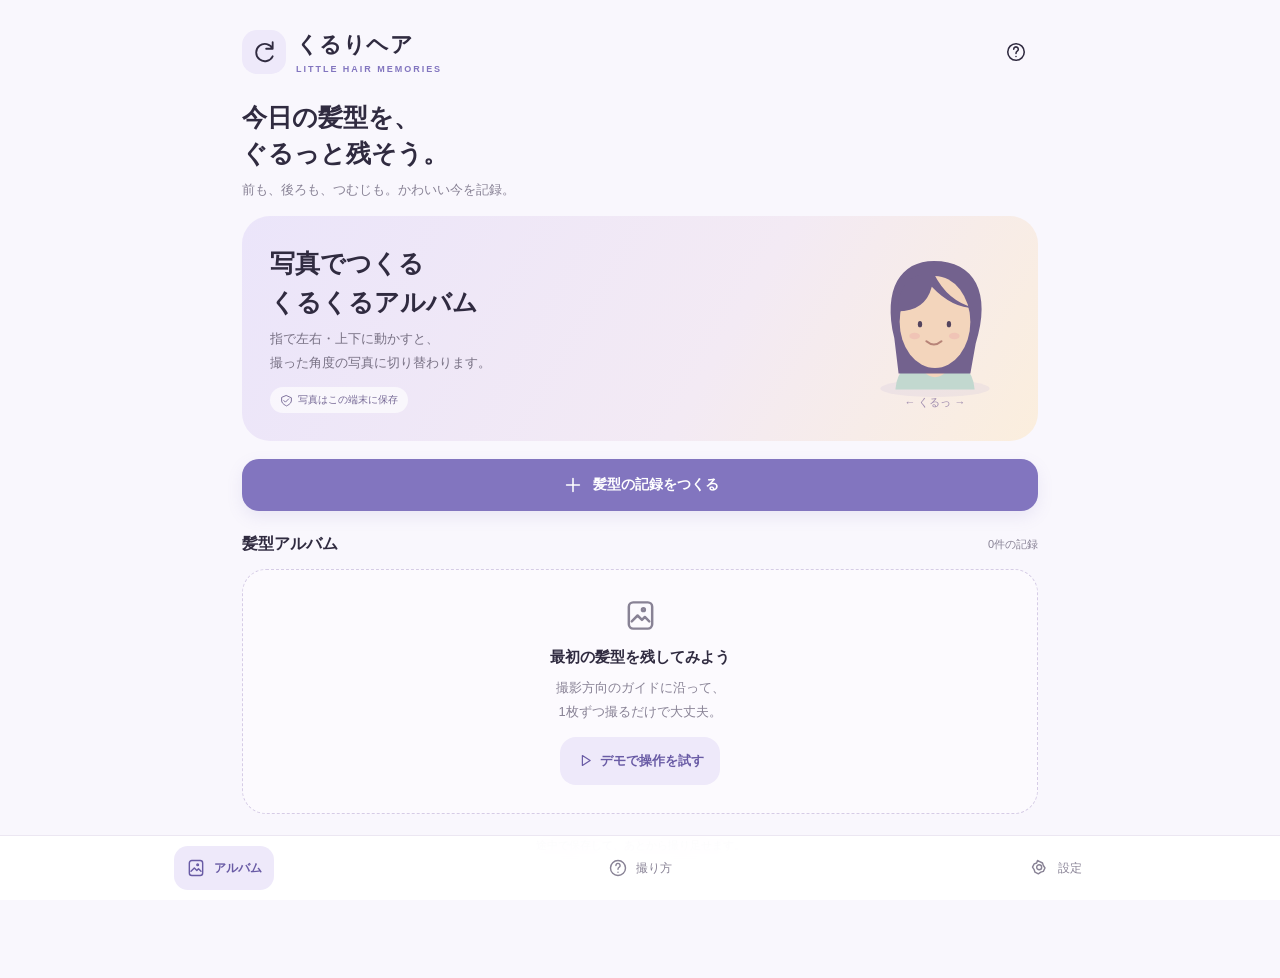
<file: project/kururi-hair/app/src/main/assets/index.html>
<!doctype html>
<html lang="ja">
<head>
<meta charset="utf-8">
<meta name="viewport" content="width=device-width,initial-scale=1,maximum-scale=1,viewport-fit=cover">
<meta name="theme-color" content="#f9f7fd">
<meta http-equiv="Content-Security-Policy" content="default-src 'self' data: blob:; script-src 'self'; style-src 'self' 'unsafe-inline'; img-src 'self' data: blob:; connect-src 'none'; object-src 'none'; base-uri 'none'">
<title>くるりヘア</title>
<link rel="stylesheet" href="app.css">
</head>
<body>
<div id="app"></div>
<div id="modal-root"></div>
<div id="toast" role="status" aria-live="polite"></div>
<script src="core.js"></script>
<script src="app.js"></script>
</body>
</html>
</file>
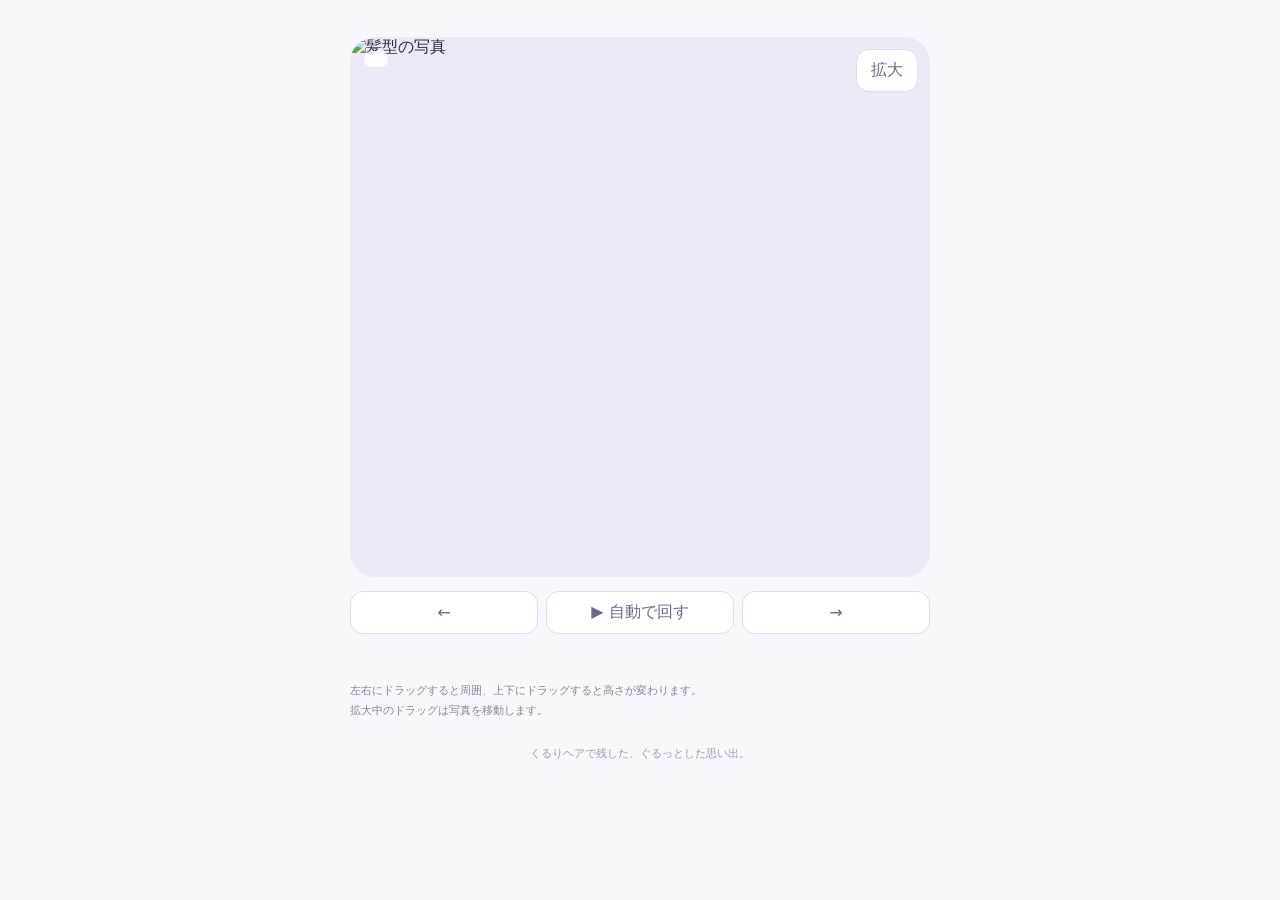
<file: project/kururi-hair/app/src/main/assets/export.html>
<!doctype html><html lang="ja"><head><meta charset="utf-8"><meta name="viewport" content="width=device-width,initial-scale=1"><meta name="referrer" content="no-referrer"><title>くるりヘア・髪型の記録</title><style>
*{box-sizing:border-box}body{margin:0;background:#f9f7fd;color:#302b40;font-family:system-ui,sans-serif}main{max-width:620px;margin:auto;padding:24px 20px}h1{font-size:22px;margin:0 0 7px}p{font-size:13px;color:#888295;line-height:1.8;white-space:pre-wrap;overflow-wrap:anywhere}.stage{position:relative;height:60vh;min-height:280px;max-height:650px;overflow:hidden;border-radius:25px;background:#eee9f6;touch-action:none}.stage img{width:100%;height:100%;object-fit:contain;pointer-events:none;user-select:none}.badge{position:absolute;top:14px;left:14px;padding:8px 12px;border-radius:25px;background:#ffffffdf;color:#74638b;font-size:12px}.controls{display:flex;gap:8px;margin:14px 0;align-items:center}button{font:inherit;cursor:pointer;min-height:43px;background:white;border:1px solid #e3dbee;border-radius:13px;color:#74638b;padding:9px 14px}.controls button{flex:1}.active{background:#e8e0f7;border-color:#a897cf}button:disabled{opacity:.4}.thumbs{display:flex;gap:8px;overflow:auto;padding-bottom:8px}.thumbs button{width:60px;flex:0 0 60px;padding:3px}.thumbs img{width:52px;height:64px;object-fit:cover;border-radius:9px}.small{font-size:11px}footer{font-size:11px;color:#a095b0;text-align:center;margin:25px 0}.zoom{position:absolute;right:12px;top:12px}
</style></head><body><main><h1 id="title"></h1><p id="date"></p><div class="stage" id="stage"><img id="photo" alt="髪型の写真"><div class="badge" id="angle"></div><button class="zoom" id="zoom">拡大</button></div><div class="controls"><button id="prev">←</button><button id="play">▶ 自動で回す</button><button id="next">→</button></div><div class="controls" id="rows"></div><div class="thumbs" id="thumbs"></div><p class="small">左右にドラッグすると周囲、上下にドラッグすると高さが変わります。<br>拡大中のドラッグは写真を移動します。</p><p id="note"></p><footer>くるりヘアで残した、ぐるっとした思い出。</footer></main><script>
'use strict';const record=__PAYLOAD__;
const cols=record.plan==='smooth'?12:8,rows=record.plan==='easy'?1:2;const dirs8=['正面','右ななめ前','右側','右ななめ後ろ','後ろ','左ななめ後ろ','左側','左ななめ前'],dirs12=['正面','右前30°','右前60°','右側','右後ろ120°','右後ろ150°','後ろ','左後ろ150°','左後ろ120°','左側','左前60°','左前30°'];
const dirs=cols===12?dirs12:dirs8;const all=[];for(let r=0;r<rows;r++)for(let c=0;c<cols;c++)if(record.frames[`r${r}_a${c}`])all.push({key:`r${r}_a${c}`,row:r,col:c,label:dirs[c]+(r?'・斜め上':'')});if(record.frames.top)all.push({key:'top',row:rows,col:0,label:'真上（つむじ）'});
let at=all[0],timer=null,zoom=1,panX=0,panY=0,remember=0;const el=id=>document.getElementById(id);
el('title').textContent=record.title;el('date').textContent=record.child+' · '+record.date;el('note').textContent=record.note;const photo=el('photo');
function apply(){const a=record.frames[at.key].align||{};photo.style.transform=`translate(${(a.x||0)+panX}%,${(a.y||0)+panY}%) scale(${(a.scale||1)*zoom}) rotate(${a.rotation||0}deg)`;el('zoom').textContent=zoom===1?'拡大':'戻す';}
function show(s){if(!s)return;at=s;if(s.key!=='top')remember=s.col;zoom=1;panX=panY=0;photo.src=record.frames[s.key].image;photo.alt=s.label;el('angle').textContent=s.label;apply();el('rows').textContent='';for(let r=0;r<=rows;r++){const b=document.createElement('button');b.textContent=r===rows?'真上':r?'斜め上':'頭の高さ';b.className=r===s.row?'active':'';b.disabled=!all.some(x=>x.row===r);b.onclick=()=>{stop();verticalTo(r);};el('rows').appendChild(b);}el('thumbs').textContent='';for(const v of all.filter(x=>x.row===s.row)){const b=document.createElement('button');b.className=v.key===s.key?'active':'';const i=document.createElement('img');i.src=record.frames[v.key].image;i.alt=v.label;b.appendChild(i);b.onclick=()=>{stop();show(v);};el('thumbs').appendChild(b);}}
function horizontal(delta){let row=at.row===rows?0:at.row;const list=all.filter(x=>x.row===row);if(!list.length)return;const pos=list.findIndex(x=>x.key===at.key);show(list[(pos+delta+list.length)%list.length]);}
function verticalTo(r){const list=all.filter(s=>s.row===r).sort((a,b)=>Math.min(Math.abs(a.col-remember),cols-Math.abs(a.col-remember))-Math.min(Math.abs(b.col-remember),cols-Math.abs(b.col-remember)));if(list.length)show(list[0]);}
function vertical(delta){for(let r=at.row+delta;r>=0&&r<=rows;r+=delta)if(all.some(s=>s.row===r)){verticalTo(r);break;}}
function stop(){if(timer)clearInterval(timer);timer=null;el('play').textContent='▶ 自動で回す';}
el('prev').onclick=()=>{stop();horizontal(-1);};el('next').onclick=()=>{stop();horizontal(1);};el('play').onclick=()=>{if(timer){stop();return;}if(at.row===rows)verticalTo(0);timer=setInterval(()=>horizontal(1),700);el('play').textContent='Ⅱ 停止';};el('zoom').onclick=()=>{stop();zoom=zoom===1?2:1;panX=panY=0;apply();};
let last=null,ax=0,ay=0;el('stage').onpointerdown=e=>{if(e.target.closest('button'))return;stop();el('stage').setPointerCapture(e.pointerId);last={x:e.clientX,y:e.clientY};ax=ay=0;};el('stage').onpointermove=e=>{if(!last)return;const dx=e.clientX-last.x,dy=e.clientY-last.y;last={x:e.clientX,y:e.clientY};if(zoom>1){const box=el('stage').getBoundingClientRect();panX=Math.max(-80,Math.min(80,panX+dx/box.width*100));panY=Math.max(-80,Math.min(80,panY+dy/box.height*100));apply();return;}ax+=dx;ay+=dy;if(Math.abs(ax)>28&&Math.abs(ax)>Math.abs(ay)){horizontal(ax<0?1:-1);ax=ay=0;}else if(Math.abs(ay)>44&&Math.abs(ay)>Math.abs(ax)){vertical(ay<0?1:-1);ax=ay=0;}};el('stage').onpointerup=el('stage').onpointercancel=()=>last=null;document.addEventListener('visibilitychange',()=>{if(document.hidden)stop();});if(at)show(at);
</script></body></html>
</file>
<file: project/kururi-hair/app/src/main/assets/app.css>
:root{--bg:#f9f7fd;--white:#fff;--ink:#302b40;--muted:#888295;--violet:#8275bf;--violet-dark:#695ba5;--lavender:#eee9fa;--line:#ece7f2;--sage:#65a58c;--peach:#f4d4bf;--shadow:0 8px 28px #4a35560b;--radius:24px;color-scheme:light}
*{box-sizing:border-box;-webkit-tap-highlight-color:transparent}html,body{margin:0;padding:0;min-height:100%;background:var(--bg);font-family:-apple-system,BlinkMacSystemFont,'Noto Sans JP','Helvetica Neue',sans-serif;color:var(--ink)}body{overscroll-behavior-y:none}button,input,textarea,select{font:inherit}button{cursor:pointer;border:0;color:inherit;background:none}button:disabled{opacity:.4;cursor:default}button:focus-visible,a:focus-visible{outline:3px solid var(--violet);outline-offset:3px}input,textarea,select{min-width:0;width:100%;border:1px solid var(--line);border-radius:14px;background:var(--bg);padding:13px 14px;color:var(--ink);font-size:16px;outline:none}input:focus,textarea:focus{border-color:var(--violet)}input[type=range]{padding:6px 0;border:0;accent-color:var(--violet)}textarea{resize:vertical;min-height:85px}svg{vertical-align:middle}img{display:block;max-width:100%}.page{width:100%;max-width:860px;padding:24px 22px 116px;margin:0 auto}.brand{display:flex;align-items:center;gap:10px}.brand-icon{width:44px;height:44px;background:var(--lavender);border-radius:15px;display:grid;place-items:center}.brand-title{font-size:22px;font-weight:800;letter-spacing:.02em}.eyebrow{font-size:9px;font-weight:800;letter-spacing:.22em;color:var(--violet);margin-top:4px}.header{display:flex;justify-content:space-between;align-items:center;margin-bottom:25px}.icon-btn{width:44px;height:44px;display:grid;place-items:center;border-radius:15px;background:#fff;border:1px solid var(--line)}.icon-btn.transparent{background:transparent;border-color:transparent}.title{font-size:25px;font-weight:800;line-height:1.45;margin:0}.subtitle{font-size:13px;line-height:1.8;color:var(--muted);margin:6px 0 0}.hero{margin-top:15px;position:relative;border-radius:28px;padding:22px;background:linear-gradient(120deg,#ebe5fa,#f3eaf4 60%,#fbeedd);min-height:176px;overflow:hidden;display:flex;align-items:center;justify-content:space-between;gap:10px}.hero h2{font-size:20px;line-height:1.55;margin:0 0 6px}.hero p{font-size:12px;line-height:1.8;color:#777083;margin:0;max-width:220px}.hero-art{flex:0 0 110px;width:110px}.hero .mini-pill{display:inline-flex;align-items:center;gap:5px;margin-top:13px;border-radius:20px;padding:6px 10px;background:#ffffffa8;font-size:10px;color:#756895}.primary{display:flex;align-items:center;justify-content:center;gap:9px;min-height:52px;padding:14px 20px;border-radius:17px;background:var(--violet);color:white;font-weight:700;font-size:14px;box-shadow:0 6px 16px #8275bf20;white-space:normal}.primary:active{background:var(--violet-dark)}.secondary{display:flex;align-items:center;justify-content:center;gap:7px;min-height:48px;padding:12px 16px;border-radius:16px;background:var(--lavender);color:var(--violet-dark);font-size:13px;font-weight:700}.danger{color:#c66875}.button-row{display:flex;gap:10px;align-items:stretch}.button-row>*{flex:1}.new-btn{width:100%;margin:18px 0 23px}.section-heading{display:flex;justify-content:space-between;align-items:center;gap:10px;margin:22px 0 14px}.section-heading h2{font-size:16px;margin:0}.small{font-size:11px;color:var(--muted)}.chips{display:flex;gap:8px;overflow-x:auto;padding-bottom:9px;scrollbar-width:none}.chip{min-height:38px;flex:0 0 auto;padding:9px 14px;border-radius:30px;background:white;border:1px solid var(--line);font-size:12px;color:var(--muted)}.chip.active{background:var(--violet);border-color:var(--violet);color:white}.grid{display:grid;grid-template-columns:repeat(2,minmax(0,1fr));gap:14px}.record{border-radius:21px;background:white;box-shadow:var(--shadow);border:1px solid var(--line);overflow:hidden;text-align:left;padding:0;width:100%}.record-cover{height:155px;background:linear-gradient(135deg,#f0e8f8,#e9f2ec);position:relative;display:grid;place-items:center;overflow:hidden}.record-cover>img{width:100%;height:100%;object-fit:cover}.record-cover svg{width:108px;height:108px}.record-badge{position:absolute;left:9px;top:9px;max-width:calc(100% - 18px);background:#ffffffe8;border-radius:30px;padding:5px 9px;font-size:10px;color:var(--violet-dark)}.record-info{padding:12px}.record-child{font-size:10px;color:var(--violet);font-weight:700}.record h3{margin:5px 0 7px;font-size:14px;line-height:1.4;overflow-wrap:anywhere}.record-footer{display:flex;justify-content:space-between;align-items:center;gap:4px;font-size:10px;color:var(--muted)}.progress-track{height:4px;border-radius:4px;background:var(--lavender);margin-top:11px;overflow:hidden}.progress-track>span{display:block;height:100%;background:var(--sage)}.empty{border:1px dashed #d6cce6;border-radius:24px;padding:28px 20px;text-align:center;color:var(--muted);font-size:13px;line-height:1.8;background:#ffffff6e}.empty strong{display:block;font-size:15px;color:var(--ink);margin:10px 0 6px}.empty .secondary{margin:14px auto 0;max-width:230px}.footer-hint{font-size:11px;color:var(--muted);line-height:1.8;text-align:center;margin:22px 0}.nav{position:fixed;bottom:0;left:0;right:0;background:#ffffffed;backdrop-filter:blur(16px);border-top:1px solid var(--line);z-index:15;padding:10px 16px max(10px,env(safe-area-inset-bottom));display:flex;justify-content:space-around}.nav button{min-width:100px;display:flex;align-items:center;justify-content:center;gap:8px;min-height:44px;font-size:12px;color:var(--muted);border-radius:14px}.nav button.active{background:var(--lavender);color:var(--violet-dark);font-weight:700}.topbar{display:flex;align-items:center;justify-content:space-between;gap:12px;margin-bottom:16px}.topbar h1{font-size:17px;margin:0;line-height:1.4;flex:1;overflow-wrap:anywhere}.panel{background:white;border:1px solid var(--line);border-radius:24px;padding:20px;margin:16px 0;box-shadow:var(--shadow)}.label{font-size:12px;font-weight:700;display:block;margin:18px 0 7px}.label:first-child{margin-top:0}.required{font-weight:400;font-size:10px;color:var(--muted);margin-left:5px}.plan-list{display:grid;gap:10px}.plan-option{display:flex;align-items:center;gap:12px;border:1.5px solid var(--line);border-radius:18px;padding:14px;text-align:left;min-height:82px;background:white}.plan-option.selected{border-color:var(--violet);background:#f5f1fc}.radio{width:21px;height:21px;border-radius:50%;border:2px solid #d9d2e5;flex:0 0 auto}.selected .radio{border:6px solid var(--violet)}.plan-info{flex:1}.plan-name{font-size:14px;font-weight:700}.plan-detail{font-size:11px;color:var(--muted);line-height:1.6;margin-top:4px}.plan-count{font-size:20px;font-weight:800;color:var(--violet)}.plan-count small{font-size:10px;font-weight:500}.tag{font-size:9px;font-weight:600;background:var(--lavender);padding:3px 6px;color:var(--violet-dark);border-radius:5px;margin-left:5px}.note-box{background:#edf4f0;color:#658574;border-radius:16px;font-size:12px;line-height:1.8;padding:14px 16px;display:flex;gap:10px}.form-footer{display:grid;gap:10px;margin-top:20px}.text-button{min-height:42px;text-align:center;font-size:12px;color:var(--muted);text-decoration:underline;text-underline-offset:4px}.viewer-page{padding-bottom:32px}.viewer-stage{height:min(57vh,550px);min-height:280px;position:relative;border-radius:25px;overflow:hidden;background:linear-gradient(160deg,#ebe4f5,#e9e9f0);touch-action:none;user-select:none;-webkit-user-select:none}.viewer-stage>img{position:absolute;inset:0;width:100%;height:100%;object-fit:contain;transform-origin:center;will-change:transform;pointer-events:none}.stage-placeholder{height:100%;display:flex;flex-direction:column;align-items:center;justify-content:center;gap:13px;color:var(--muted);text-align:center;padding:20px}.stage-placeholder svg{width:130px;height:150px}.angle-badge{position:absolute;top:14px;left:14px;max-width:calc(100% - 70px);border-radius:30px;background:#ffffffe9;padding:7px 11px;font-size:11px;color:#655584;pointer-events:none}.stage-tools{position:absolute;top:12px;right:12px;display:grid;gap:7px;z-index:2}.stage-tools .icon-btn{background:#ffffffe5;width:38px;height:38px;border-radius:13px}.stage-help{position:absolute;bottom:15px;left:15px;right:15px;border-radius:15px;background:#ffffffdb;backdrop-filter:blur(10px);padding:9px 13px;text-align:center;font-size:11px;color:#76668b;pointer-events:none}.viewer-direction{display:flex;align-items:center;justify-content:space-between;gap:8px;margin:14px 0 10px}.viewer-direction strong{display:block;font-size:14px}.viewer-direction small{font-size:10px;color:var(--muted);display:block;margin-top:4px}.viewer-controls{display:flex;gap:7px}.viewer-controls button{height:40px;min-width:40px;padding:7px 10px;background:white;border:1px solid var(--line);border-radius:13px;display:grid;place-items:center}.row-tabs{display:flex;gap:7px;margin:10px 0}.row-tabs button{flex:1;min-height:38px;border:1px solid var(--line);border-radius:13px;font-size:11px;background:white;color:var(--muted)}.row-tabs .active{background:var(--lavender);border-color:#d7cbee;color:var(--violet-dark);font-weight:700}.thumb-strip{display:flex;gap:8px;overflow-x:auto;padding:3px 2px 11px;scrollbar-width:thin;scrollbar-color:#d6cae6 transparent}.thumb{width:58px;flex:0 0 58px;padding:0;font-size:9px;color:var(--muted);line-height:1.5;text-align:center}.thumb-photo{height:64px;position:relative;border-radius:12px;border:2px solid transparent;overflow:hidden;background:var(--lavender);display:grid;place-items:center;margin-bottom:5px}.thumb-photo img{width:100%;height:100%;object-fit:cover}.thumb.active .thumb-photo{border-color:var(--violet)}.thumb.active{color:var(--violet-dark)}.thumb .missing{color:#aa9ebe;border-style:dashed;border-color:#ded4ec}.record-details{border-top:1px solid var(--line);margin-top:16px;padding-top:16px;display:flex;align-items:flex-start;justify-content:space-between;gap:10px}.record-details h2{font-size:16px;margin:0 0 7px;overflow-wrap:anywhere}.record-details p{font-size:11px;color:var(--muted);line-height:1.8;margin:0;white-space:pre-wrap;overflow-wrap:anywhere}.detail-actions{display:flex;gap:8px;margin-top:16px}.detail-actions>*{flex:1}.guide-page{padding-bottom:30px}.guide-head{display:flex;align-items:center;gap:17px}.guide-orbit{width:112px;flex:0 0 112px}.guide-title{font-size:20px;margin:0 0 7px}.guide-desc{font-size:12px;color:var(--muted);line-height:1.8;margin:0}.guide-current{background:var(--lavender);border-radius:20px;padding:17px;margin:18px 0}.guide-current h3{font-size:15px;margin:0 0 8px;color:var(--violet-dark)}.guide-current p{font-size:12px;line-height:1.8;margin:0;color:#827398}.direction-grid{display:grid;grid-template-columns:repeat(4,minmax(0,1fr));gap:9px}.direction-tile{border:1px solid var(--line);background:white;border-radius:16px;padding:8px 5px;font-size:10px;text-align:center;line-height:1.45;min-height:104px;position:relative;overflow:hidden}.direction-tile img{height:60px;width:100%;object-fit:cover;border-radius:9px;margin-bottom:6px}.direction-tile .slot-icon{height:58px;display:grid;place-items:center;color:#aea1c4}.direction-tile.done{border-color:#bbd8cb;background:#f4f9f6}.done-check{position:absolute;right:5px;top:5px;background:var(--sage);color:white;border-radius:50%;width:17px;height:17px;display:grid;place-items:center;font-size:11px}.direction-tile.current{border:2px solid var(--violet);background:var(--lavender)}.sticky-action{position:sticky;bottom:10px;background:#f9f7fde8;backdrop-filter:blur(12px);border-radius:18px;padding:10px 0;margin-top:18px;display:flex;gap:10px}.sticky-action>*{flex:1}.guide-list{display:grid;gap:12px;counter-reset:steps}.guide-tip{display:flex;gap:13px;font-size:12px;line-height:1.8;align-items:flex-start}.guide-tip:before{counter-increment:steps;content:counter(steps);flex:0 0 28px;height:28px;display:grid;place-items:center;border-radius:10px;background:var(--lavender);font-weight:800;color:var(--violet-dark)}.guide-tip strong{display:block;font-size:13px;margin-bottom:3px}.guide-tip span{color:var(--muted)}.settings-row{width:100%;display:flex;justify-content:space-between;align-items:center;gap:12px;text-align:left;padding:14px 0;border-bottom:1px solid var(--line);min-height:62px}.settings-row:last-child{border-bottom:0}.settings-row strong{font-size:13px;display:block}.settings-row small{font-size:11px;color:var(--muted);display:block;line-height:1.7;margin-top:4px}.settings-row .row-icon{color:var(--violet);flex:0 0 auto}.version{font-size:11px;text-align:center;color:var(--muted);margin:24px 0}.modal-backdrop{position:fixed;inset:0;z-index:50;background:#2821336b;display:flex;align-items:flex-end;justify-content:center;padding:16px;backdrop-filter:blur(3px)}.modal{width:100%;max-width:540px;max-height:calc(100dvh - 40px);overflow:auto;padding:23px;background:white;border-radius:28px;box-shadow:0 15px 60px #28213333}.modal h2{font-size:18px;margin:0 0 12px}.modal p{font-size:12px;line-height:1.9;color:var(--muted)}.modal .button-row{margin-top:20px}.modal-header{display:flex;justify-content:space-between;align-items:center;gap:10px;margin-bottom:8px}.modal-header h2{margin:0}.modal .wide{width:100%;margin-top:10px}.photo-preview{max-height:35vh;width:100%;object-fit:contain;background:var(--lavender);border-radius:16px;margin:15px 0}.modal-close{min-height:38px;min-width:38px;display:grid;place-items:center;color:var(--muted)}#toast{position:fixed;z-index:90;left:50%;bottom:95px;transform:translate(-50%,10px);background:#3d334f;color:white;padding:12px 18px;max-width:calc(100% - 32px);border-radius:15px;font-size:12px;line-height:1.7;opacity:0;transition:opacity .2s,transform .2s;pointer-events:none;width:max-content}#toast.show{opacity:1;transform:translate(-50%,0)}.align-stage{height:290px;position:relative;overflow:hidden;background:var(--lavender);border-radius:18px;touch-action:none}.align-stage img{height:100%;width:100%;object-fit:contain;pointer-events:none}.align-guide{position:absolute;inset:18% 20%;border:2px dashed #ffffff;box-shadow:0 0 0 1px #8275bf80;border-radius:48%;pointer-events:none}.align-axis{position:absolute;left:50%;top:0;bottom:0;border-left:1px dashed #ffffff95;pointer-events:none}.range-line{display:flex;gap:10px;align-items:center;font-size:11px;color:var(--muted);margin:12px 0}.range-line span{flex:0 0 52px}.range-line input{flex:1}.busy-overlay{position:fixed;inset:0;background:#f9f7fde8;z-index:80;display:flex;align-items:center;justify-content:center;flex-direction:column;gap:14px;font-size:13px;color:var(--violet-dark)}.spinner{width:34px;height:34px;border:3px solid var(--lavender);border-top-color:var(--violet);border-radius:50%;animation:spin 1s linear infinite}@keyframes spin{to{transform:rotate(360deg)}}.demo-label{background:#f5e9d8;color:#b28a50;border-radius:14px;padding:9px 13px;font-size:11px;margin-bottom:15px}.search{position:relative;margin:7px 0 13px}.search input{background:white;font-size:13px;padding-left:42px}.search svg{position:absolute;left:14px;top:15px;color:var(--muted)}@media(min-width:620px){.page{padding:30px 32px 100px}.grid{grid-template-columns:repeat(3,minmax(0,1fr))}.hero-art{width:150px;flex-basis:150px}.hero{padding:28px;min-height:200px}.hero h2{font-size:25px}.hero p{font-size:13px;max-width:450px}.record-cover{height:180px}.viewer-page{max-width:620px}.direction-grid{grid-template-columns:repeat(6,minmax(0,1fr))}.modal-backdrop{align-items:center}.viewer-stage{height:min(60vh,600px)}}@media(max-width:345px){.page{padding-left:14px;padding-right:14px}.hero-art{flex-basis:88px;width:88px}.hero{padding:18px}.hero h2{font-size:18px}.grid{gap:10px}.record-cover{height:134px}.direction-grid{gap:6px}.guide-orbit{width:88px;flex-basis:88px}.brand-title{font-size:20px}.detail-actions .secondary{font-size:11px;padding:10px}}
</file>
